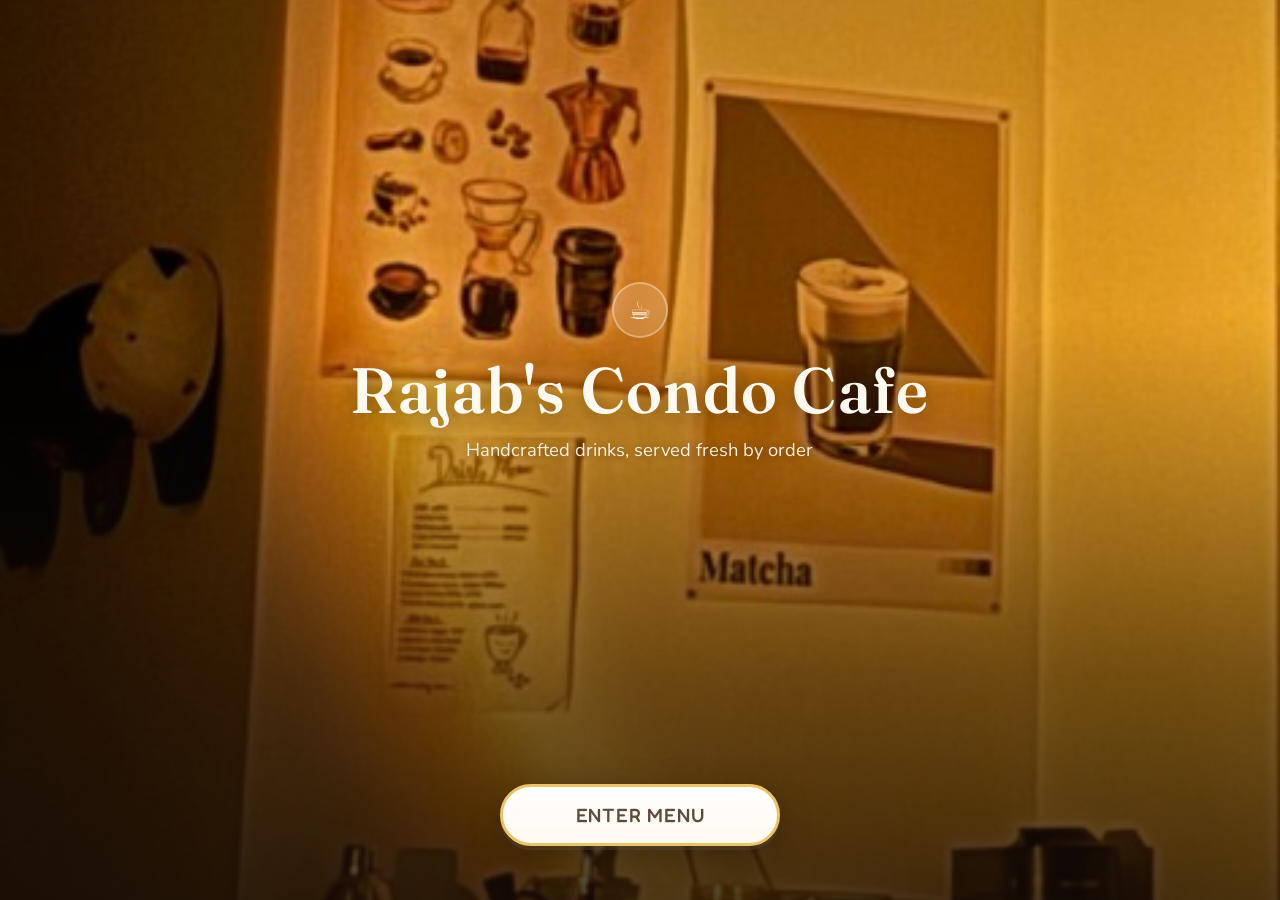
<file: index.html>
<!DOCTYPE html>
<html lang="en">
  <head>
    <meta charset="UTF-8" />
    <meta name="viewport" content="width=device-width, initial-scale=1.0" />
    <meta
      name="description"
      content="Rajab's Condo Cafe — a cozy home cafe for handcrafted drinks."
    />
    <title>Rajab's Condo Cafe</title>
    <link rel="preconnect" href="https://fonts.googleapis.com" />
    <link rel="preconnect" href="https://fonts.gstatic.com" crossorigin />
    <link
      href="https://fonts.googleapis.com/css2?family=Cormorant+Garamond:ital,wght@0,500;0,600;1,500&family=Fredoka:wght@400;500;600&family=Nunito:wght@400;600;700&family=Fraunces:ital,opsz,wght@0,9..144,500;0,9..144,600;1,9..144,500&display=swap"
      rel="stylesheet"
    />
    <link rel="stylesheet" href="css/home.css" />
  </head>
  <body class="home-page">
    <div class="hero-bg" role="img" aria-label="Cozy home cafe setup with warm lighting"></div>
    <div class="hero-overlay"></div>

    <main class="hero-content">
      <header class="hero-header">
        <span class="hero-badge" aria-hidden="true">☕</span>
        <h1>Rajab's Condo Cafe</h1>
        <p class="hero-tagline">Handcrafted drinks, served fresh by order</p>
      </header>
    </main>

    <footer class="hero-footer">
      <a class="btn-enter-menu" href="menu.html">Enter Menu</a>
    </footer>

    <div class="page-fade-overlay" aria-hidden="true"></div>

    <script>
      const enterBtn = document.querySelector(".btn-enter-menu");
      enterBtn.addEventListener("click", (e) => {
        e.preventDefault();
        const destination = enterBtn.getAttribute("href");
        document.body.classList.add("is-leaving");
        setTimeout(() => {
          window.location.href = destination;
        }, 550);
      });
    </script>
  </body>
</html>
</file>
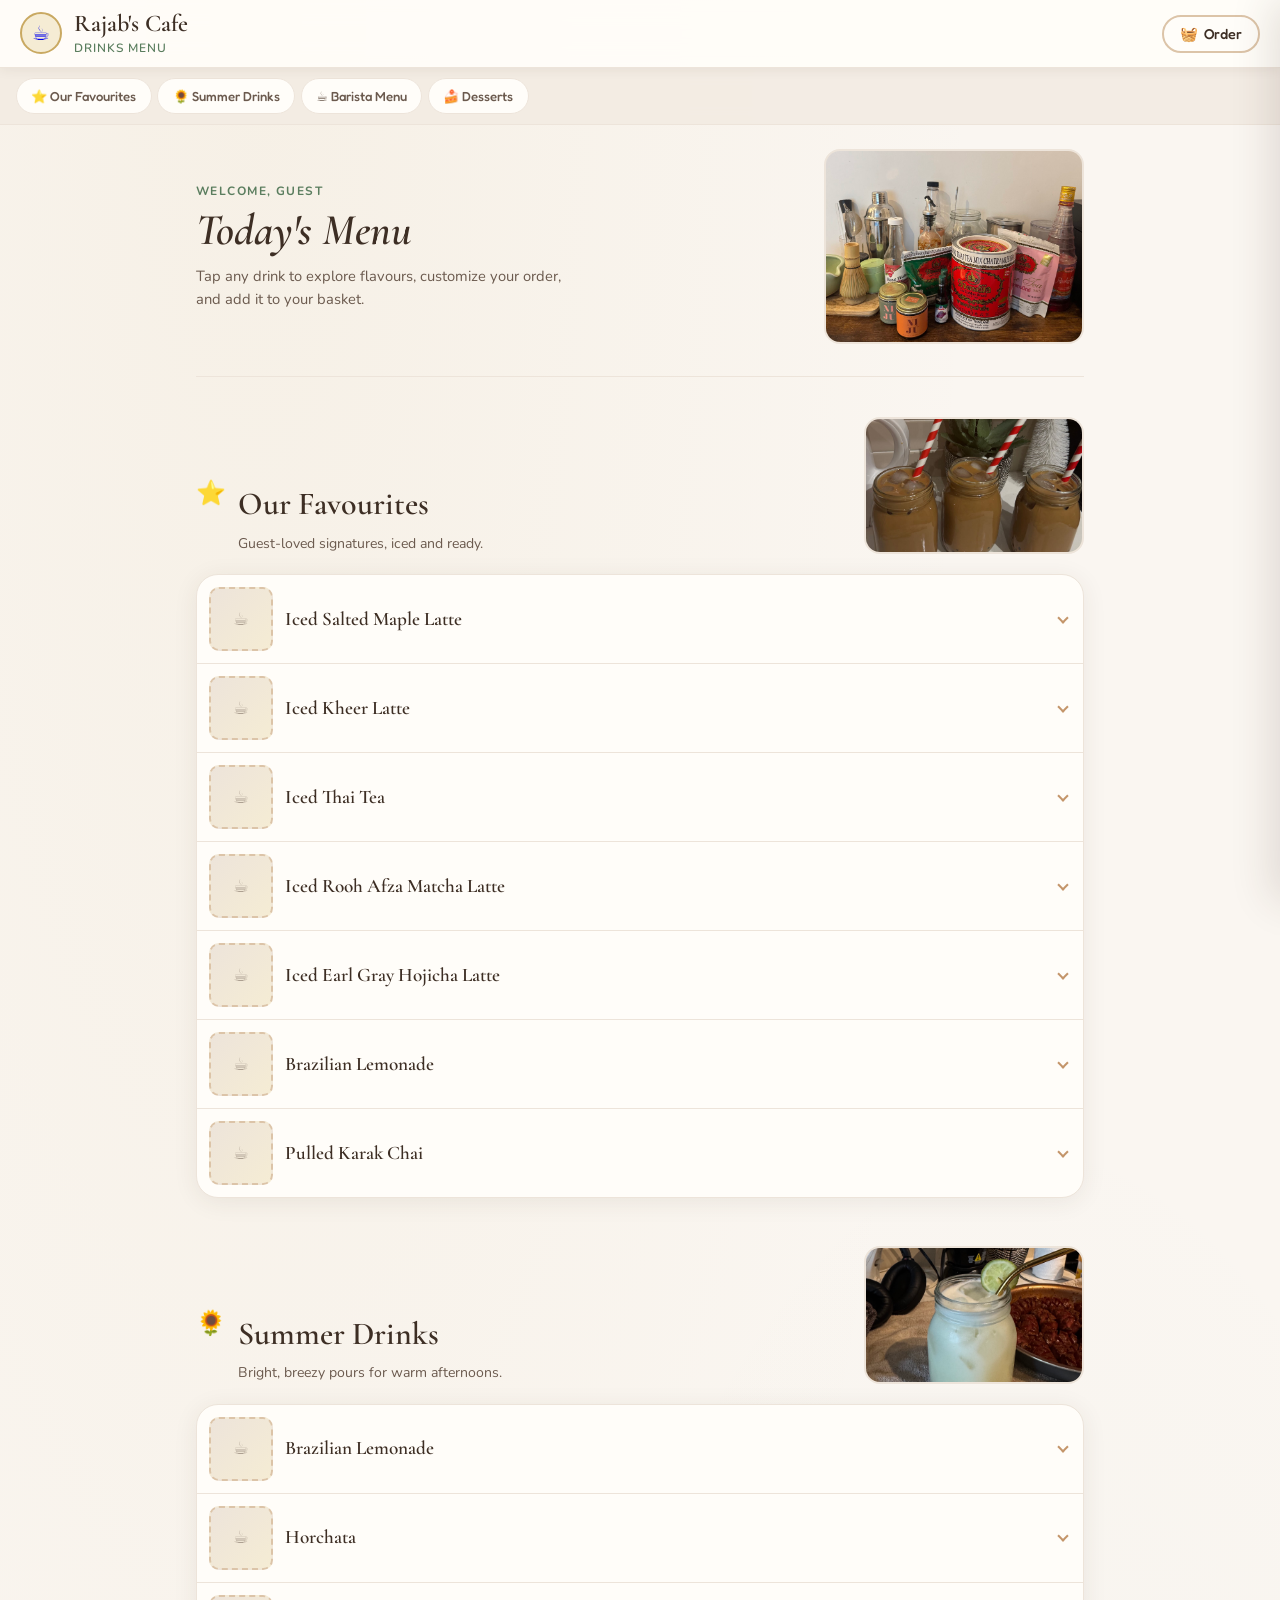
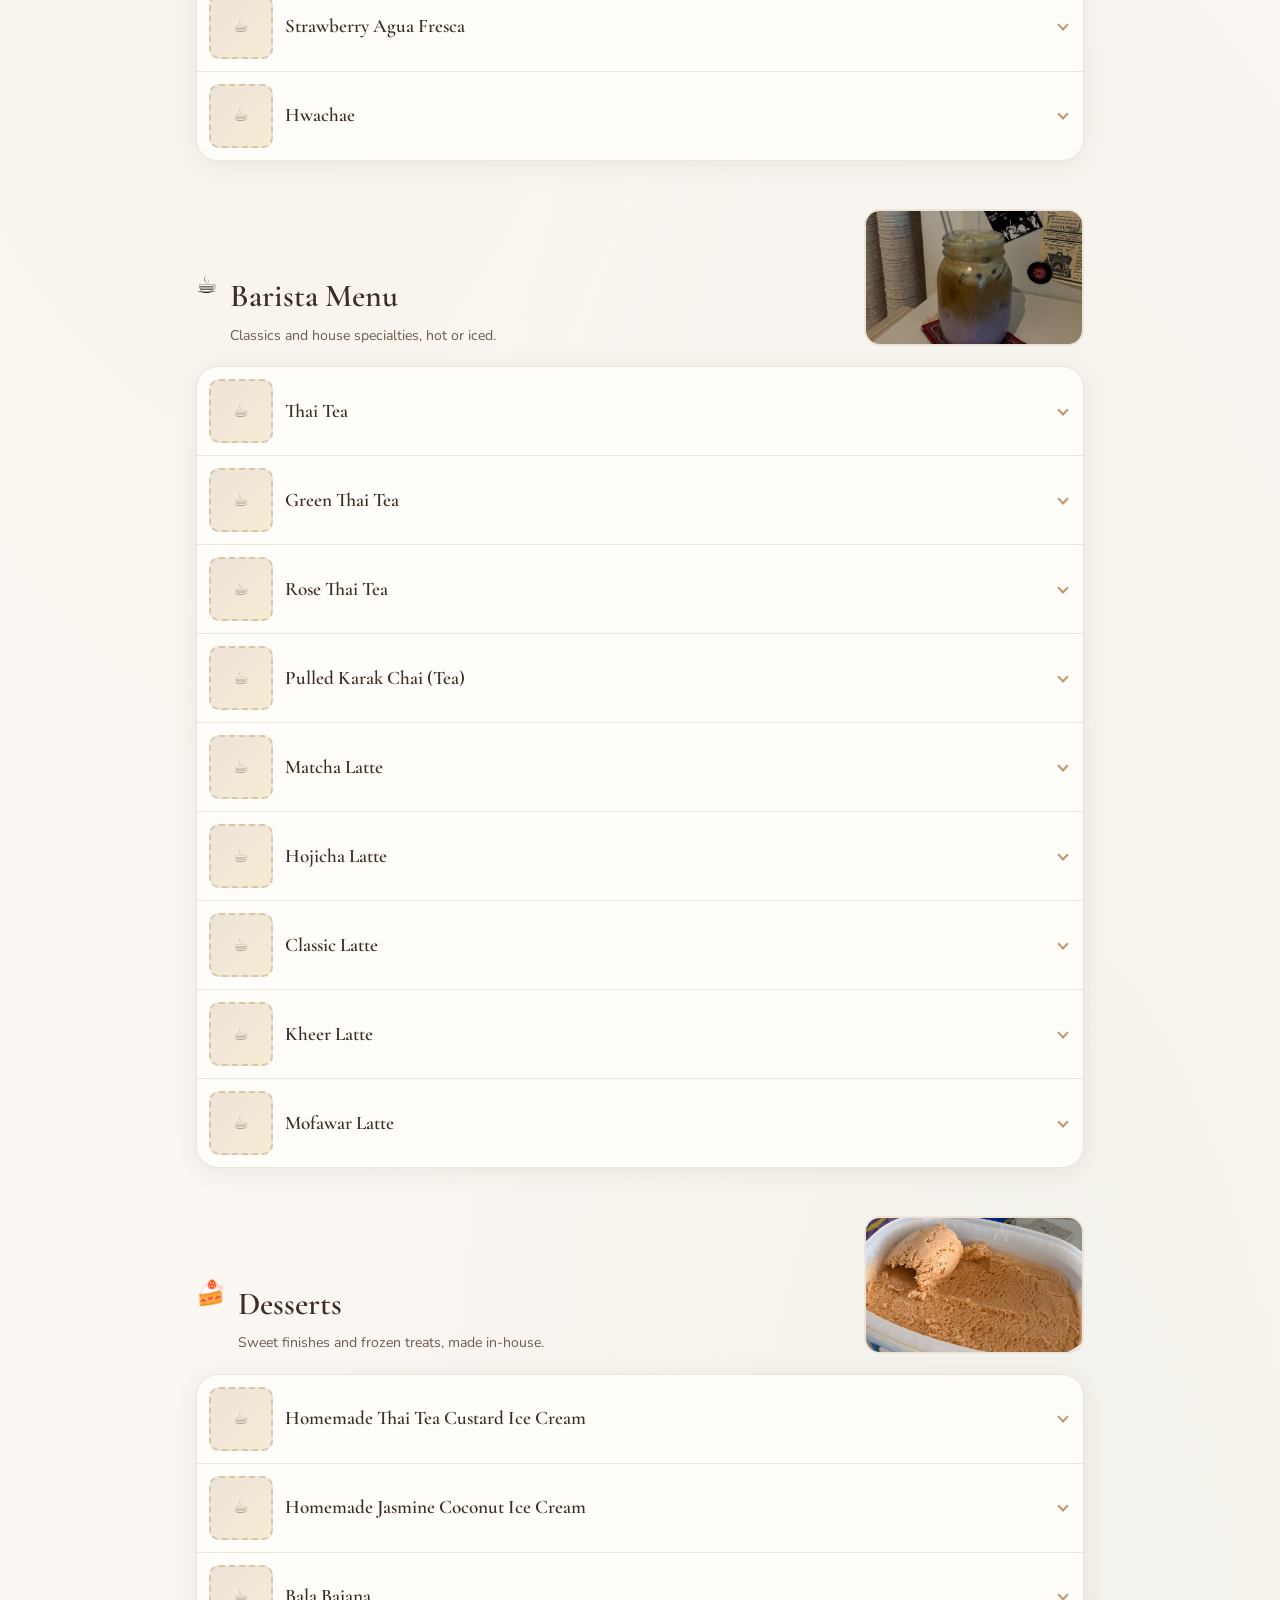
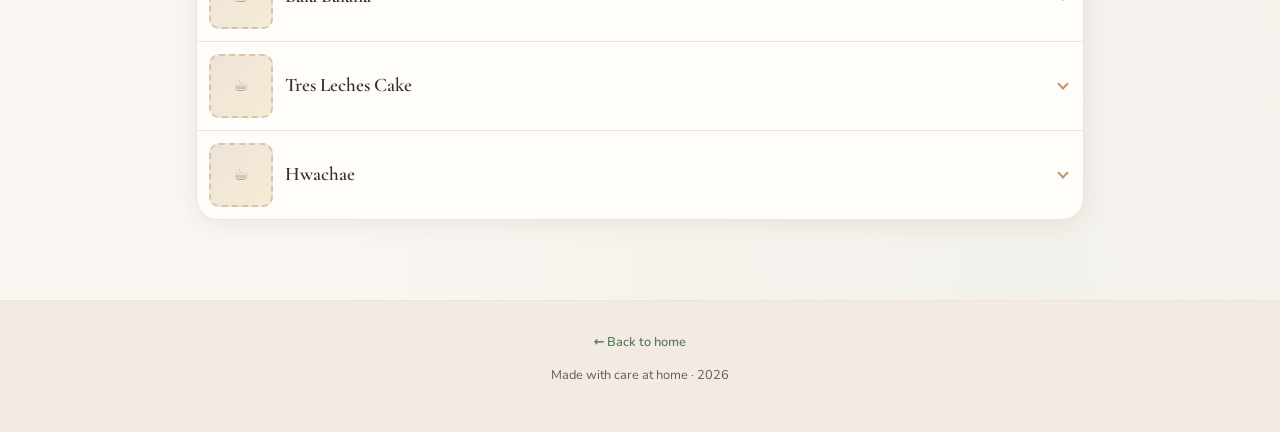
<file: menu.html>
<!DOCTYPE html>
<html lang="en">
  <head>
    <meta charset="UTF-8" />
    <meta name="viewport" content="width=device-width, initial-scale=1.0" />
    <meta
      name="description"
      content="Rajab's Cafe — browse our menu and order handcrafted drinks."
    />
    <title>Menu · Rajab's Cafe</title>
    <link rel="preconnect" href="https://fonts.googleapis.com" />
    <link rel="preconnect" href="https://fonts.gstatic.com" crossorigin />
    <link
      href="https://fonts.googleapis.com/css2?family=Cormorant+Garamond:ital,wght@0,500;0,600;1,500&family=Fredoka:wght@400;500;600&family=Nunito:wght@400;600;700&display=swap"
      rel="stylesheet"
    />
    <link rel="stylesheet" href="css/menu.css" />
  </head>
  <body class="menu-page">
    <header class="site-header">
      <div class="header-inner">
        <a class="header-home-link" href="index.html" aria-label="Back to home">
          <span class="logo-badge" aria-hidden="true">☕</span>
        </a>
        <div>
          <h1 id="cafe-name">Rajab's Cafe</h1>
          <p id="cafe-tagline" class="tagline">Drinks Menu</p>
        </div>
      </div>
      <button class="cart-toggle" id="cart-toggle" type="button" aria-label="Open order">
        <span class="cart-icon" aria-hidden="true">🧺</span>
        <span class="cart-label">Order</span>
        <span class="cart-count" id="cart-count" hidden>0</span>
      </button>
    </header>

    <nav class="menu-nav" id="menu-nav" aria-label="Menu sections"></nav>

    <main class="main-content">
      <section class="menu-intro">
        <div class="menu-intro-text">
          <p class="menu-intro-eyebrow">Welcome, guest</p>
          <h2 class="menu-intro-title">Today's Menu</h2>
          <p class="menu-intro-desc">
            Tap any drink to explore flavours, customize your order, and add it to your basket.
          </p>
        </div>
        <div class="menu-intro-image img-placeholder" aria-label="Cafe ambiance photo placeholder">
          <span class="img-placeholder-icon" aria-hidden="true">📷</span>
          <img src="assets/menu.jpeg" alt="Cafe ambiance" />
        </div>
      </section>

      <div id="menu-sections" class="menu-sections"></div>
    </main>

    <aside
      class="cart-panel"
      id="cart-panel"
      aria-label="Your order"
      aria-hidden="true"
    >
      <div class="cart-panel-inner">
        <header class="cart-header">
          <h2>Your Basket</h2>
          <button class="cart-close" id="cart-close" type="button" aria-label="Close order">
            ✕
          </button>
        </header>
        <p class="cart-empty" id="cart-empty">No drinks yet — add something cozy!</p>
        <ul class="cart-list" id="cart-list" role="list"></ul>
        <button class="btn-place-order" id="place-order" type="button" disabled>
          Place Order
        </button>
      </div>
    </aside>
    <div class="cart-overlay" aria-hidden="true"></div>

    <div class="order-modal" id="order-modal" hidden role="dialog" aria-labelledby="modal-title">
      <div class="modal-card">
        <header class="modal-header">
          <h2 id="modal-title">Order Ready!</h2>
          <button class="modal-close" id="modal-close" type="button" aria-label="Close">
            ✕
          </button>
        </header>
        <p class="modal-hint">Share this with your barista or copy it to send over.</p>
        <pre class="order-summary" id="order-summary"></pre>
        <button class="btn-copy" id="copy-order" type="button">Copy order</button>
      </div>
    </div>

    <footer class="site-footer">
      <a class="footer-home" href="index.html">← Back to home</a>
      <p>Made with care at home · <span id="year"></span></p>
    </footer>

    <script type="module" src="js/app.js"></script>
  </body>
</html>
</file>
<file: css/home.css>
/* ── Home page ── */
:root {
  --cream: #fff9f0;
  --wood-border: #8b6914;
  --wood-dark: #5c4a3a;
  --gold: #e9c46a;
  --font-display: "Fraunces", Georgia, serif;
  --font-body: "Nunito", system-ui, sans-serif;
}

*,
*::before,
*::after {
  box-sizing: border-box;
}

html,
body {
  height: 100%;
  margin: 0;
}

.home-page {
  position: relative;
  min-height: 100vh;
  min-height: 100dvh;
  display: flex;
  flex-direction: column;
  font-family: var(--font-body);
  color: var(--cream);
  overflow: hidden;
}

.hero-bg {
  position: fixed;
  inset: 0;
  z-index: 0;
  background:
    url("../assets/cafe-bg.png") center center / cover no-repeat;
  background-color: #3d2e1f;
}

.hero-overlay {
  position: fixed;
  inset: 0;
  z-index: 1;
  background: linear-gradient(
    180deg,
    rgba(20, 12, 6, 0.15) 0%,
    rgba(20, 12, 6, 0.05) 35%,
    rgba(20, 12, 6, 0.55) 75%,
    rgba(20, 12, 6, 0.75) 100%
  );
  pointer-events: none;
}

.hero-content {
  position: relative;
  z-index: 2;
  flex: 1;
  display: flex;
  align-items: flex-start;
  justify-content: center;
  padding: clamp(2rem, 8vh, 4rem) 1.5rem 1rem;
}

.hero-header {
  text-align: center;
  animation: fadeDown 0.9s ease both;
}

.hero-badge {
  display: inline-grid;
  place-items: center;
  width: 56px;
  height: 56px;
  margin-bottom: 0.75rem;
  font-size: 1.6rem;
  background: rgba(255, 249, 240, 0.15);
  border: 2px solid rgba(255, 249, 240, 0.35);
  border-radius: 50%;
  backdrop-filter: blur(6px);
}

.hero-header h1 {
  margin: 0;
  font-family: var(--font-display);
  font-size: clamp(2.4rem, 8vw, 4rem);
  font-weight: 600;
  letter-spacing: 0.02em;
  text-shadow: 0 2px 20px rgba(0, 0, 0, 0.4);
}

.hero-tagline {
  margin: 0.5rem 0 0;
  font-size: clamp(0.95rem, 2.5vw, 1.15rem);
  font-weight: 400;
  opacity: 0.92;
  text-shadow: 0 1px 8px rgba(0, 0, 0, 0.35);
}

.hero-footer {
  position: relative;
  z-index: 2;
  display: flex;
  justify-content: center;
  padding: 1.5rem 1.25rem clamp(2rem, 6vh, 3.5rem);
  animation: fadeUp 0.9s ease 0.2s both;
}

.btn-enter-menu {
  display: inline-flex;
  align-items: center;
  justify-content: center;
  min-width: min(280px, 85vw);
  padding: 1rem 2.5rem;
  font-family: "Fredoka", var(--font-body);
  font-size: clamp(1.05rem, 3vw, 1.2rem);
  font-weight: 500;
  letter-spacing: 0.04em;
  text-decoration: none;
  text-transform: uppercase;
  color: var(--wood-dark);
  background: linear-gradient(180deg, #fff 0%, var(--cream) 100%);
  border: 3px solid var(--gold);
  border-radius: 999px;
  box-shadow:
    0 4px 0 rgba(92, 74, 58, 0.35),
    0 8px 32px rgba(0, 0, 0, 0.25);
  transition: transform 0.2s ease, box-shadow 0.2s ease;
}

.btn-enter-menu:hover {
  transform: translateY(-2px);
  box-shadow:
    0 6px 0 rgba(92, 74, 58, 0.35),
    0 12px 40px rgba(0, 0, 0, 0.3);
}

.btn-enter-menu:active {
  transform: translateY(2px);
  box-shadow: 0 2px 0 rgba(92, 74, 58, 0.35);
}

@keyframes fadeDown {
  from {
    opacity: 0;
    transform: translateY(-16px);
  }
  to {
    opacity: 1;
    transform: translateY(0);
  }
}

@keyframes fadeUp {
  from {
    opacity: 0;
    transform: translateY(16px);
  }
  to {
    opacity: 1;
    transform: translateY(0);
  }
}

/* ── Page transition on "Enter Menu" click ── */
.page-fade-overlay {
  position: fixed;
  inset: 0;
  z-index: 10;
  background: var(--cream);
  opacity: 0;
  pointer-events: none;
  transition: opacity 0.5s ease;
}

.home-page.is-leaving .page-fade-overlay {
  opacity: 1;
}

.home-page.is-leaving .hero-content,
.home-page.is-leaving .hero-footer {
  transition: opacity 0.4s ease, transform 0.4s ease;
  opacity: 0;
  transform: translateY(-18px);
}

.home-page.is-leaving .hero-bg,
.home-page.is-leaving .hero-overlay {
  transition: opacity 0.5s ease, transform 0.5s ease;
  opacity: 0;
  transform: scale(1.06);
}

@media (prefers-reduced-motion: reduce) {
  .page-fade-overlay,
  .home-page.is-leaving .hero-content,
  .home-page.is-leaving .hero-footer,
  .home-page.is-leaving .hero-bg,
  .home-page.is-leaving .hero-overlay {
    transition-duration: 0.01ms !important;
  }
}

@media (min-width: 768px) {
  .hero-content {
    align-items: center;
    padding-top: 0;
  }

  .hero-bg {
    background-position: center 30%;
  }
}

@media (prefers-reduced-motion: reduce) {
  *,
  *::before,
  *::after {
    animation-duration: 0.01ms !important;
    transition-duration: 0.01ms !important;
  }
}
</file>
<file: css/menu.css>
/* ── Menu page tokens ── */
:root {
  --bg: #faf6f1;
  --bg-warm: #f3ebe3;
  --cream: #fffdf9;
  --cream-dark: #ede4da;
  --espresso: #3d2e24;
  --espresso-soft: #6b5a4e;
  --latte: #c4956a;
  --latte-light: #dcc4a8;
  --sage: #7a9e7e;
  --sage-dark: #5a7d5e;
  --sage-light: #e8f0e9;
  --gold: #c9a962;
  --gold-light: #f5ecd4;
  --rose: #d4a59a;
  --rose-light: #f9ece8;
  --shadow: rgba(61, 46, 36, 0.08);
  --shadow-md: rgba(61, 46, 36, 0.14);
  --radius-sm: 10px;
  --radius-md: 16px;
  --radius-lg: 22px;
  --font-display: "Cormorant Garamond", Georgia, serif;
  --font-accent: "Fredoka", system-ui, sans-serif;
  --font-body: "Nunito", system-ui, sans-serif;
  --header-h: 68px;
  --nav-h: 52px;
  --cart-w: min(400px, 100vw);
  --menu-max: 920px;
}

*,
*::before,
*::after {
  box-sizing: border-box;
}

html {
  scroll-behavior: smooth;
  scroll-padding-top: calc(var(--header-h) + var(--nav-h) + 12px);
}

body.menu-page {
  margin: 0;
  min-height: 100vh;
  font-family: var(--font-body);
  font-size: 1rem;
  line-height: 1.55;
  color: var(--espresso);
  background: var(--bg);
  background-image:
    radial-gradient(ellipse at 20% 0%, rgba(201, 169, 98, 0.08) 0%, transparent 50%),
    radial-gradient(ellipse at 80% 100%, rgba(122, 158, 126, 0.06) 0%, transparent 50%);
}

body.cart-open,
body.modal-open {
  overflow: hidden;
}

/* ── Image placeholders ── */
.img-placeholder {
  position: relative;
  display: flex;
  flex-direction: column;
  align-items: center;
  justify-content: center;
  gap: 0.35rem;
  overflow: hidden;
  background:
    linear-gradient(135deg, var(--cream-dark) 0%, var(--gold-light) 100%);
  border: 2px dashed var(--latte-light);
  border-radius: var(--radius-md);
  color: var(--espresso-soft);
  text-align: center;
}

.img-placeholder-icon {
  font-size: 1.5rem;
  opacity: 0.5;
}

.img-placeholder-label {
  font-size: 0.72rem;
  font-weight: 600;
  letter-spacing: 0.06em;
  text-transform: uppercase;
  opacity: 0.65;
}

/* When a placeholder has a real photo, the photo fills the box and the
   dashed-border/icon/label placeholder chrome is hidden. */
.img-placeholder:has(img) {
  border-style: solid;
  border-color: var(--cream-dark);
}

.img-placeholder img {
  position: absolute;
  inset: 0;
  width: 100%;
  height: 100%;
  object-fit: cover;
}

.img-placeholder:has(img) .img-placeholder-icon,
.img-placeholder:has(img) .img-placeholder-label {
  display: none;
}

/* ── Header ── */
.site-header {
  position: sticky;
  top: 0;
  z-index: 100;
  display: flex;
  align-items: center;
  justify-content: space-between;
  gap: 1rem;
  height: var(--header-h);
  padding: 0 1.25rem;
  background: rgba(255, 253, 249, 0.92);
  border-bottom: 1px solid var(--cream-dark);
  backdrop-filter: blur(12px);
  box-shadow: 0 1px 12px var(--shadow);
}

.header-inner {
  display: flex;
  align-items: center;
  gap: 0.75rem;
  min-width: 0;
}

.header-home-link {
  text-decoration: none;
  flex-shrink: 0;
}

.logo-badge {
  display: grid;
  place-items: center;
  width: 42px;
  height: 42px;
  font-size: 1.25rem;
  background: var(--gold-light);
  border: 2px solid var(--gold);
  border-radius: 50%;
  transition: transform 0.15s ease;
}

.header-home-link:hover .logo-badge {
  transform: scale(1.05);
}

.site-header h1 {
  margin: 0;
  font-family: var(--font-display);
  font-size: clamp(1.2rem, 3.5vw, 1.5rem);
  font-weight: 600;
  color: var(--espresso);
  line-height: 1.2;
}

.tagline {
  margin: 0;
  font-size: 0.75rem;
  font-weight: 600;
  letter-spacing: 0.08em;
  text-transform: uppercase;
  color: var(--sage-dark);
}

.cart-toggle {
  position: relative;
  flex-shrink: 0;
  display: flex;
  align-items: center;
  gap: 0.4rem;
  padding: 0.5rem 1rem;
  font-family: var(--font-accent);
  font-size: 0.9rem;
  font-weight: 500;
  color: var(--espresso);
  background: var(--cream);
  border: 2px solid var(--latte-light);
  border-radius: 999px;
  cursor: pointer;
  transition: border-color 0.15s ease, transform 0.15s ease;
}

.cart-toggle:hover {
  border-color: var(--gold);
}

.cart-toggle.pulse {
  animation: bounce 0.5s ease;
}

@keyframes bounce {
  0%,
  100% {
    transform: scale(1);
  }
  40% {
    transform: scale(1.08);
  }
}

.cart-count {
  position: absolute;
  top: -5px;
  right: -5px;
  min-width: 20px;
  height: 20px;
  padding: 0 5px;
  font-size: 0.7rem;
  font-weight: 700;
  line-height: 20px;
  text-align: center;
  color: #fff;
  background: var(--sage-dark);
  border: 2px solid var(--cream);
  border-radius: 999px;
}

.cart-label {
  display: none;
}

@media (min-width: 420px) {
  .cart-label {
    display: inline;
  }
}

/* ── Section nav ── */
.menu-nav {
  position: sticky;
  top: var(--header-h);
  z-index: 90;
  display: flex;
  gap: 0.35rem;
  padding: 0.6rem 1rem;
  overflow-x: auto;
  scrollbar-width: none;
  background: rgba(243, 235, 227, 0.95);
  border-bottom: 1px solid var(--cream-dark);
  backdrop-filter: blur(8px);
  -webkit-overflow-scrolling: touch;
}

.menu-nav::-webkit-scrollbar {
  display: none;
}

.menu-nav-link {
  flex-shrink: 0;
  padding: 0.45rem 0.9rem;
  font-family: var(--font-accent);
  font-size: 0.82rem;
  font-weight: 500;
  text-decoration: none;
  color: var(--espresso-soft);
  background: var(--cream);
  border: 1px solid var(--cream-dark);
  border-radius: 999px;
  white-space: nowrap;
  transition: background 0.15s ease, color 0.15s ease, border-color 0.15s ease;
}

.menu-nav-link:hover {
  color: var(--espresso);
  border-color: var(--latte);
  background: var(--gold-light);
}

/* ── Main layout ── */
.main-content {
  max-width: var(--menu-max);
  margin: 0 auto;
  padding: 1.5rem 1rem 5rem;
}

.menu-intro {
  display: grid;
  gap: 1.25rem;
  margin-bottom: 2.5rem;
  padding-bottom: 2rem;
  border-bottom: 1px solid var(--cream-dark);
}

@media (min-width: 640px) {
  .menu-intro {
    grid-template-columns: 1fr 200px;
    align-items: center;
  }
}

@media (min-width: 768px) {
  .menu-intro {
    grid-template-columns: 1fr 260px;
  }
}

.menu-intro-eyebrow {
  margin: 0 0 0.25rem;
  font-size: 0.75rem;
  font-weight: 700;
  letter-spacing: 0.12em;
  text-transform: uppercase;
  color: var(--sage-dark);
}

.menu-intro-title {
  margin: 0;
  font-family: var(--font-display);
  font-size: clamp(2rem, 5vw, 2.75rem);
  font-weight: 600;
  font-style: italic;
  color: var(--espresso);
  line-height: 1.15;
}

.menu-intro-desc {
  margin: 0.6rem 0 0;
  font-size: 0.92rem;
  color: var(--espresso-soft);
  max-width: 42ch;
}

.menu-intro-image {
  aspect-ratio: 4 / 3;
  min-height: 140px;
}

/* ── Menu sections ── */
.menu-sections {
  display: flex;
  flex-direction: column;
  gap: 3rem;
}

.menu-section {
  scroll-margin-top: calc(var(--header-h) + var(--nav-h) + 12px);
}

.section-banner {
  display: grid;
  gap: 1rem;
  margin-bottom: 1.25rem;
}

@media (min-width: 600px) {
  .section-banner {
    grid-template-columns: 1fr 180px;
    align-items: end;
  }
}

@media (min-width: 768px) {
  .section-banner {
    grid-template-columns: 1fr 220px;
  }
}

.section-banner-text {
  display: flex;
  align-items: flex-start;
  gap: 0.75rem;
}

.section-icon {
  flex-shrink: 0;
  font-size: 1.5rem;
  line-height: 1;
  margin-top: 0.15rem;
}

.section-title {
  margin: 0;
  font-family: var(--font-display);
  font-size: clamp(1.6rem, 4vw, 2rem);
  font-weight: 600;
  color: var(--espresso);
}

.section-desc {
  margin: 0.25rem 0 0;
  font-size: 0.88rem;
  color: var(--espresso-soft);
}

.section-banner-image {
  aspect-ratio: 16 / 10;
  min-height: 100px;
}

/* ── Drink list ── */
.drink-list {
  list-style: none;
  margin: 0;
  padding: 0;
  display: flex;
  flex-direction: column;
  gap: 0;
  border: 1px solid var(--cream-dark);
  border-radius: var(--radius-lg);
  overflow: hidden;
  background: var(--cream);
  box-shadow: 0 4px 24px var(--shadow);
}

.drink-card {
  border-bottom: 1px solid var(--cream-dark);
  transition: background 0.2s ease;
}

.drink-card:last-child {
  border-bottom: none;
}

.drink-card.is-open {
  background: var(--bg-warm);
}

.drink-row {
  display: grid;
  grid-template-columns: 56px 1fr;
  gap: 0.75rem;
  align-items: center;
  padding: 0.65rem 0.85rem 0.65rem 0.65rem;
}

@media (min-width: 480px) {
  .drink-row {
    grid-template-columns: 64px 1fr;
    padding: 0.75rem 1rem 0.75rem 0.75rem;
  }
}

.drink-thumb {
  width: 100%;
  aspect-ratio: 1;
  border-radius: var(--radius-sm);
}

.drink-thumb-placeholder .img-placeholder-icon {
  font-size: 1.1rem;
}

.drink-toggle {
  width: 100%;
  display: flex;
  align-items: center;
  justify-content: space-between;
  gap: 0.75rem;
  padding: 0.35rem 0;
  font-family: var(--font-display);
  font-size: clamp(1.05rem, 2.5vw, 1.2rem);
  font-weight: 600;
  text-align: left;
  color: var(--espresso);
  background: transparent;
  border: none;
  cursor: pointer;
  transition: color 0.15s ease;
}

.drink-toggle:hover {
  color: var(--sage-dark);
}

.drink-name {
  flex: 1;
  line-height: 1.3;
}

.chevron {
  flex-shrink: 0;
  width: 8px;
  height: 8px;
  border-right: 2px solid var(--latte);
  border-bottom: 2px solid var(--latte);
  transform: rotate(45deg);
  transition: transform 0.25s ease;
  margin-top: -3px;
}

.drink-card.is-open .chevron {
  transform: rotate(-135deg);
  margin-top: 3px;
}

/* ── Drink customization panel ── */
.drink-panel {
  padding: 0 1rem 1.25rem 4.5rem;
  animation: slideDown 0.25s ease;
}

@media (max-width: 479px) {
  .drink-panel {
    padding-left: 1rem;
  }
}

@keyframes slideDown {
  from {
    opacity: 0;
    transform: translateY(-8px);
  }
  to {
    opacity: 1;
    transform: translateY(0);
  }
}

.drink-description {
  margin: 0 0 1rem;
  padding: 0.75rem 1rem;
  font-size: 0.88rem;
  font-style: italic;
  color: var(--espresso-soft);
  background: var(--rose-light);
  border-left: 3px solid var(--rose);
  border-radius: 0 var(--radius-sm) var(--radius-sm) 0;
}

.option-group {
  margin-bottom: 1rem;
}

.option-label {
  margin: 0 0 0.5rem;
  font-family: var(--font-accent);
  font-size: 0.72rem;
  font-weight: 600;
  letter-spacing: 0.1em;
  text-transform: uppercase;
  color: var(--sage-dark);
}

.toggle-group {
  display: flex;
  flex-wrap: wrap;
  gap: 0.4rem;
}

.toggle-pill {
  cursor: pointer;
}

.toggle-pill input {
  position: absolute;
  opacity: 0;
  pointer-events: none;
}

.toggle-pill span {
  display: inline-block;
  padding: 0.45rem 0.9rem;
  font-size: 0.82rem;
  font-weight: 600;
  color: var(--espresso-soft);
  background: var(--cream);
  border: 1.5px solid var(--cream-dark);
  border-radius: 999px;
  transition: all 0.15s ease;
}

.toggle-pill input:checked + span {
  color: var(--espresso);
  background: var(--sage-light);
  border-color: var(--sage);
}

.toggle-pill:hover span {
  border-color: var(--latte);
}

.chip-grid {
  display: grid;
  grid-template-columns: repeat(2, 1fr);
  gap: 0.4rem;
}

@media (min-width: 540px) {
  .chip-grid {
    grid-template-columns: repeat(3, 1fr);
  }
}

.extra-chip {
  display: flex;
  flex-direction: column;
  align-items: flex-start;
  gap: 0.1rem;
  padding: 0.55rem 0.65rem;
  font-family: inherit;
  text-align: left;
  color: var(--espresso);
  background: var(--cream);
  border: 1.5px solid var(--cream-dark);
  border-radius: var(--radius-sm);
  cursor: pointer;
  transition: border-color 0.15s ease, background 0.15s ease;
}

.extra-chip:hover {
  border-color: var(--latte);
  background: var(--gold-light);
}

.extra-chip.is-selected {
  border-color: var(--sage);
  background: var(--sage-light);
}

.extra-name {
  font-size: 0.78rem;
  font-weight: 700;
  line-height: 1.25;
}

.extra-detail {
  font-size: 0.65rem;
  color: var(--espresso-soft);
}

.btn-add-drink {
  width: 100%;
  margin-top: 0.5rem;
  padding: 0.75rem 1.25rem;
  font-family: var(--font-accent);
  font-size: 0.95rem;
  font-weight: 500;
  color: #fff;
  background: linear-gradient(180deg, var(--sage) 0%, var(--sage-dark) 100%);
  border: none;
  border-radius: 999px;
  cursor: pointer;
  box-shadow: 0 3px 12px rgba(90, 125, 94, 0.35);
  transition: transform 0.15s ease, box-shadow 0.15s ease;
}

.btn-add-drink:hover {
  transform: translateY(-1px);
  box-shadow: 0 5px 16px rgba(90, 125, 94, 0.4);
}

.btn-add-drink:active {
  transform: translateY(1px);
}

/* ── Cart ── */
.cart-overlay {
  position: fixed;
  inset: 0;
  z-index: 200;
  background: rgba(61, 46, 36, 0.35);
  opacity: 0;
  visibility: hidden;
  transition: opacity 0.3s ease, visibility 0.3s ease;
}

body.cart-open .cart-overlay {
  opacity: 1;
  visibility: visible;
}

.cart-panel {
  position: fixed;
  top: 0;
  right: 0;
  z-index: 210;
  width: var(--cart-w);
  height: 100vh;
  height: 100dvh;
  background: var(--cream);
  border-left: 1px solid var(--cream-dark);
  box-shadow: -8px 0 40px var(--shadow-md);
  transform: translateX(100%);
  transition: transform 0.35s cubic-bezier(0.4, 0, 0.2, 1);
}

.cart-panel.is-open {
  transform: translateX(0);
}

.cart-panel-inner {
  display: flex;
  flex-direction: column;
  height: 100%;
  padding: 1.25rem;
}

.cart-header {
  display: flex;
  align-items: center;
  justify-content: space-between;
  margin-bottom: 1rem;
  padding-bottom: 0.75rem;
  border-bottom: 1px solid var(--cream-dark);
}

.cart-header h2 {
  margin: 0;
  font-family: var(--font-display);
  font-size: 1.4rem;
  font-weight: 600;
  color: var(--espresso);
}

.cart-close,
.modal-close {
  width: 34px;
  height: 34px;
  font-size: 0.9rem;
  color: var(--espresso-soft);
  background: var(--bg-warm);
  border: 1px solid var(--cream-dark);
  border-radius: 50%;
  cursor: pointer;
}

.cart-close:hover,
.modal-close:hover {
  background: var(--rose-light);
}

.cart-empty {
  margin: 1rem 0;
  text-align: center;
  font-size: 0.88rem;
  color: var(--espresso-soft);
}

.cart-list {
  flex: 1;
  list-style: none;
  margin: 0;
  padding: 0;
  overflow-y: auto;
  display: flex;
  flex-direction: column;
  gap: 0.5rem;
}

.cart-item {
  display: flex;
  align-items: flex-start;
  justify-content: space-between;
  gap: 0.5rem;
  padding: 0.75rem;
  background: var(--bg);
  border: 1px solid var(--cream-dark);
  border-radius: var(--radius-md);
}

.cart-item-name {
  display: block;
  font-family: var(--font-display);
  font-size: 1rem;
  font-weight: 600;
}

.cart-item-meta {
  display: block;
  margin-top: 0.2rem;
  font-size: 0.72rem;
  color: var(--espresso-soft);
  line-height: 1.45;
}

.cart-remove {
  flex-shrink: 0;
  width: 26px;
  height: 26px;
  font-size: 0.7rem;
  color: var(--espresso-soft);
  background: var(--cream-dark);
  border: none;
  border-radius: 50%;
  cursor: pointer;
}

.btn-place-order,
.btn-copy {
  margin-top: 1rem;
  width: 100%;
  padding: 0.85rem 1.25rem;
  font-family: var(--font-accent);
  font-size: 1rem;
  font-weight: 500;
  color: #fff;
  background: linear-gradient(180deg, var(--sage) 0%, var(--sage-dark) 100%);
  border: none;
  border-radius: 999px;
  cursor: pointer;
  transition: opacity 0.15s ease;
}

.btn-place-order:disabled {
  opacity: 0.4;
  cursor: not-allowed;
}

/* ── Order modal ── */
.order-modal {
  position: fixed;
  inset: 0;
  z-index: 300;
  display: grid;
  place-items: center;
  padding: 1rem;
  background: rgba(61, 46, 36, 0.45);
}

.order-modal[hidden] {
  display: none;
}

.modal-card {
  width: min(480px, 100%);
  max-height: 85vh;
  overflow-y: auto;
  padding: 1.25rem;
  background: var(--cream);
  border: 1px solid var(--cream-dark);
  border-radius: var(--radius-lg);
  box-shadow: 0 20px 60px var(--shadow-md);
  animation: popIn 0.3s ease;
}

@keyframes popIn {
  from {
    opacity: 0;
    transform: scale(0.95) translateY(8px);
  }
  to {
    opacity: 1;
    transform: scale(1) translateY(0);
  }
}

.modal-header {
  display: flex;
  align-items: center;
  justify-content: space-between;
  margin-bottom: 0.5rem;
}

.modal-header h2 {
  margin: 0;
  font-family: var(--font-display);
  font-size: 1.35rem;
  font-weight: 600;
}

.modal-hint {
  margin: 0 0 0.75rem;
  font-size: 0.82rem;
  color: var(--espresso-soft);
}

.order-summary {
  margin: 0;
  padding: 1rem;
  font-family: var(--font-body);
  font-size: 0.85rem;
  line-height: 1.6;
  white-space: pre-wrap;
  word-break: break-word;
  background: var(--bg);
  border: 1px dashed var(--latte-light);
  border-radius: var(--radius-md);
}

/* ── Footer ── */
.site-footer {
  text-align: center;
  padding: 2rem 1rem 2.5rem;
  font-size: 0.8rem;
  color: var(--espresso-soft);
  border-top: 1px solid var(--cream-dark);
  background: var(--bg-warm);
}

.site-footer p {
  margin: 0.35rem 0;
}

.footer-home {
  display: inline-block;
  margin-bottom: 0.5rem;
  font-weight: 600;
  color: var(--sage-dark);
  text-decoration: none;
}

.footer-home:hover {
  text-decoration: underline;
}

@media (prefers-reduced-motion: reduce) {
  *,
  *::before,
  *::after {
    animation-duration: 0.01ms !important;
    transition-duration: 0.01ms !important;
  }

  html {
    scroll-behavior: auto;
  }
}
</file>
